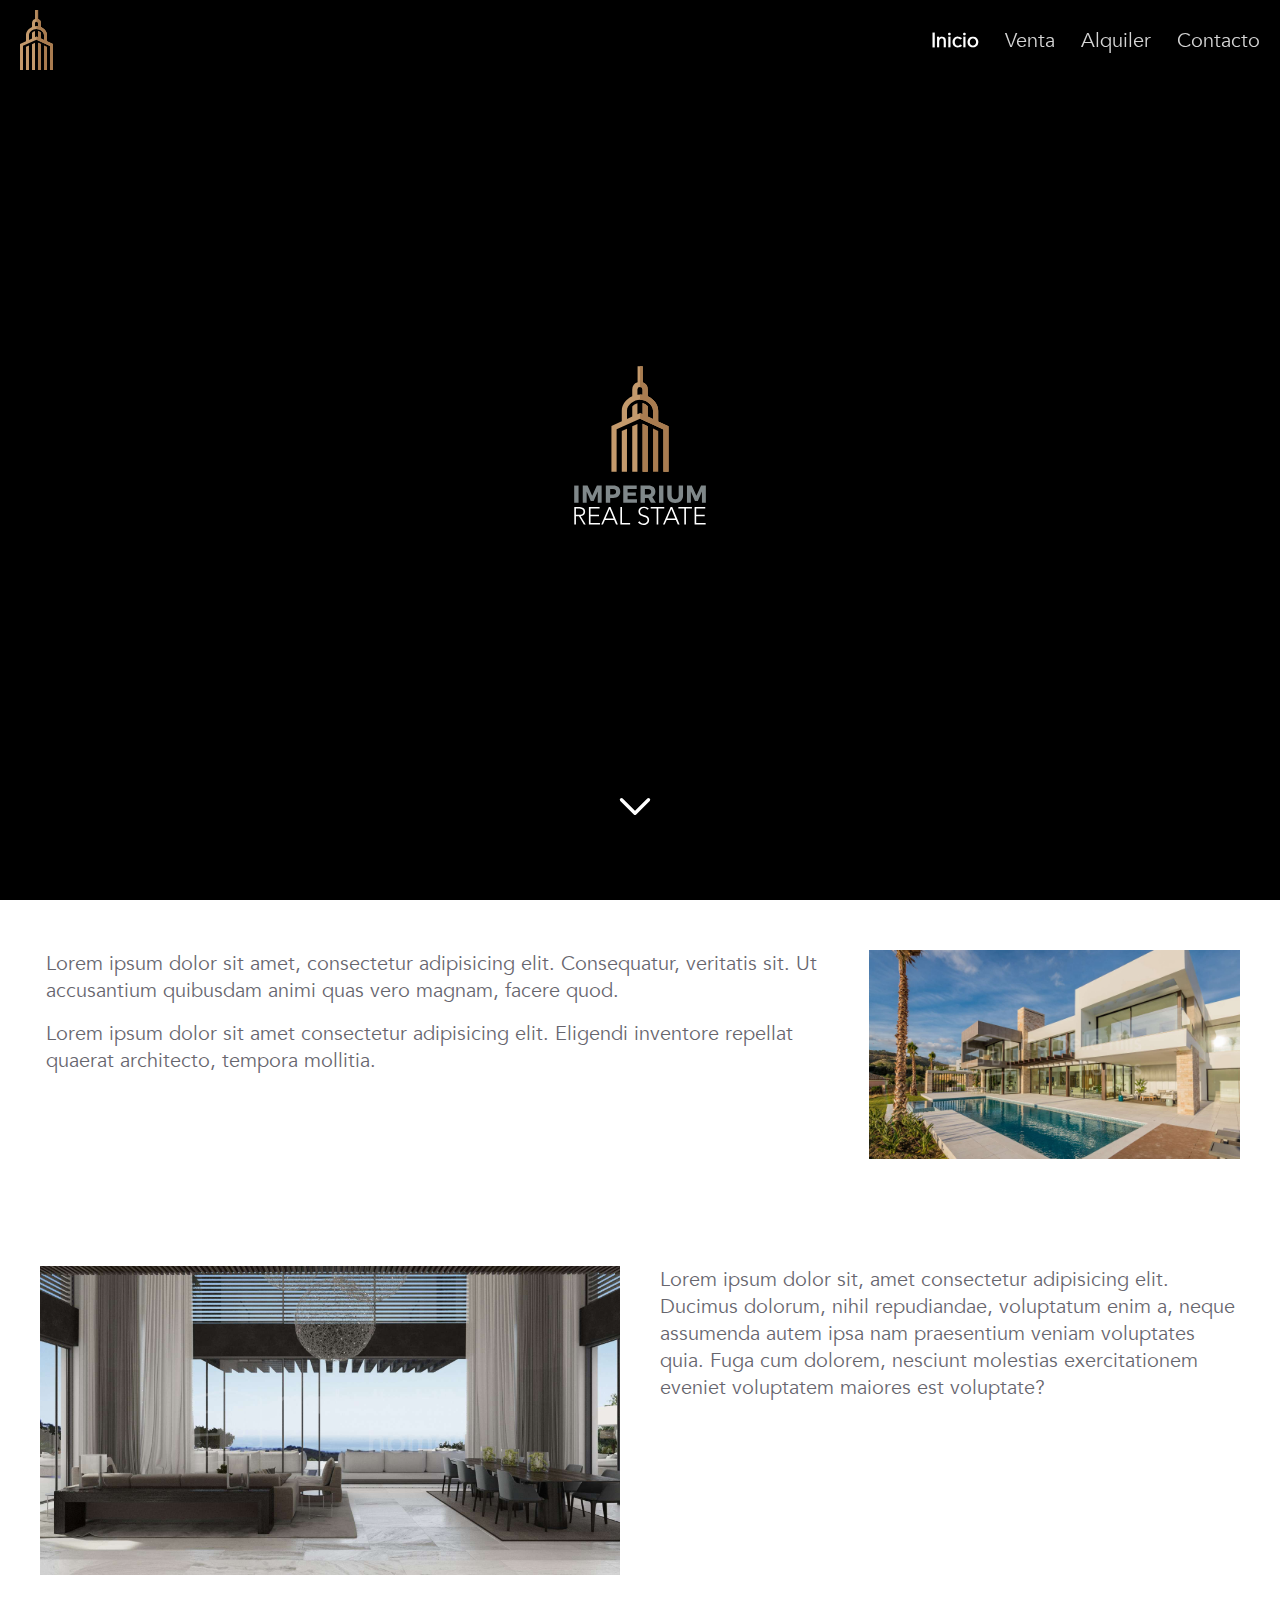
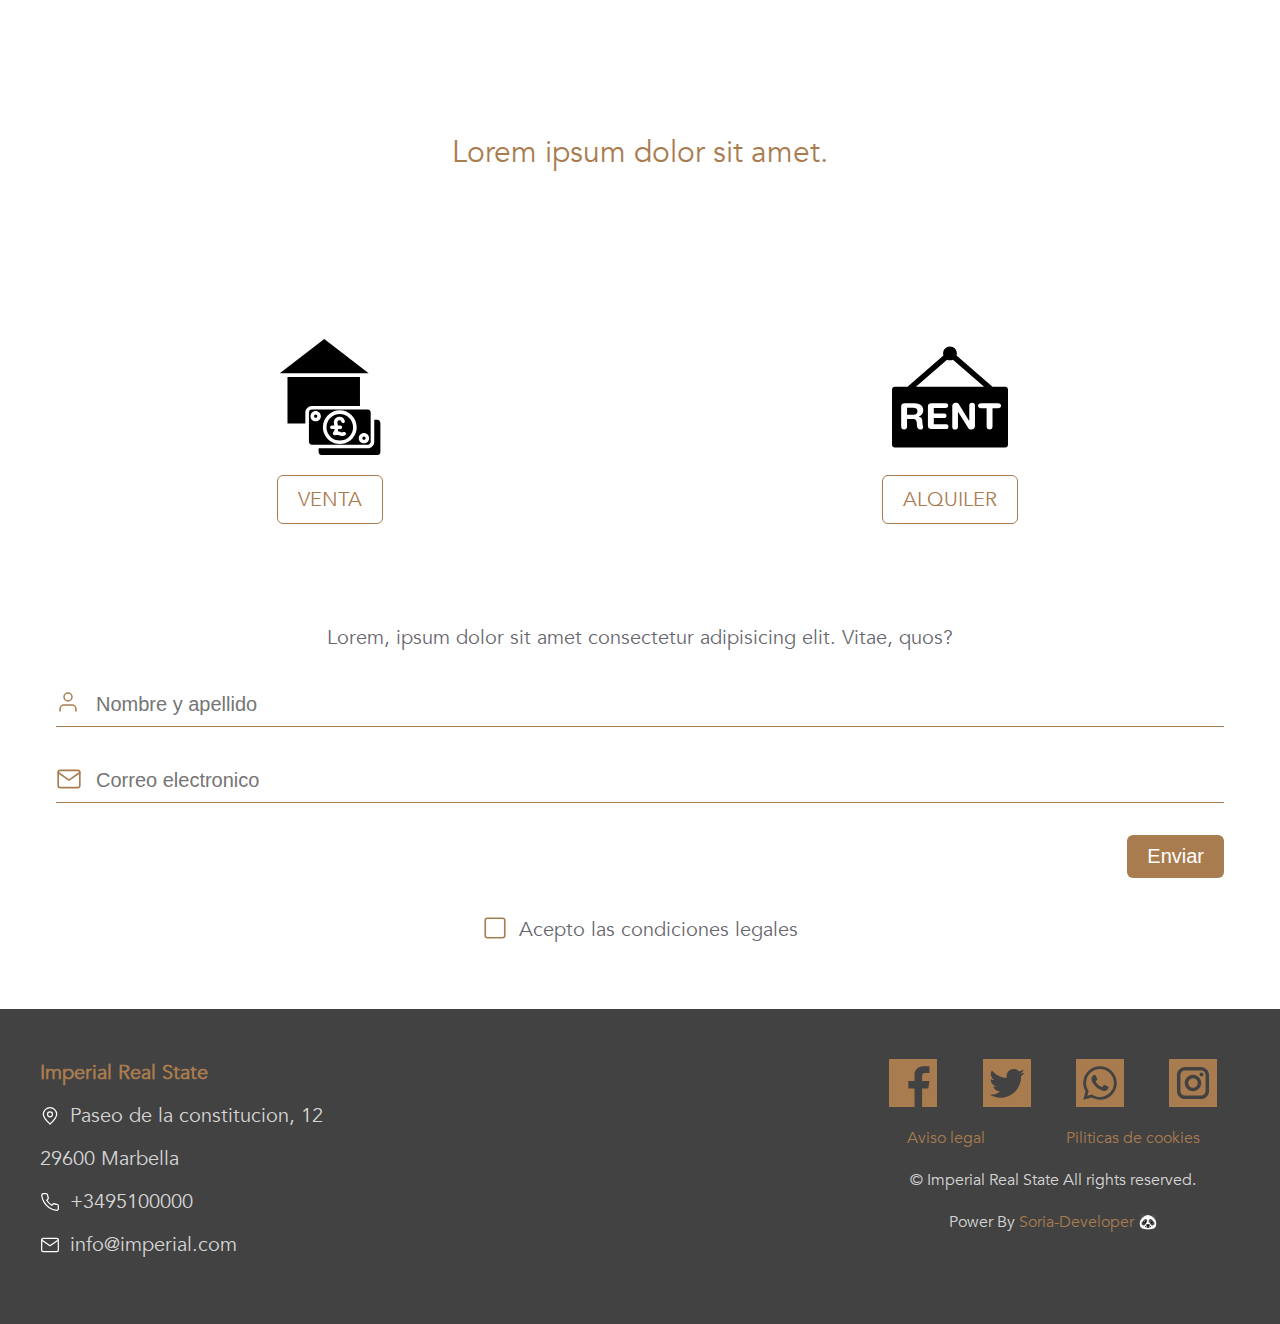
<file: index.html>
<!DOCTYPE html>
<html lang="es">
<head>
    <meta charset="UTF-8">
    <meta http-equiv="X-UA-Compatible" content="IE=edge">
    <meta name="viewport" content="width=device-width, initial-scale=1.0">
    <title>Inicio</title>
    <link rel="stylesheet" href="css/styles.css">
    <script src="js/jquery-3.4.1.min.js"></script>
    <script src="js/main.js"></script>
</head>
<body>
    <header class="transparente">
        <img src="img/logo.svg" alt="Logo Imperial Real State">
        <nav>
            <a href="#" class="activo">Inicio</a>
            <a href="ventas.html">Venta</a>
            <a href="#">Alquiler</a>
            <a href="contacto.html">Contacto</a>
        </nav>
    </header>
    <div class="hero">
        <div></div>
        <div></div>
        <div></div>
        <div class="hero-logo">
            <img src="img/logo-frame.svg" alt="Logo Imperial real state">
        </div>
        <a href="#pr" class="hero-down">
            <img src="img/down.svg" alt="Flecha abajo">
        </a>
    </div>

    <!-- Menu hamburguesa-->
    <div id="burger">
        <div class="barra superior"></div>
        <div class="barra media"></div>
        <div class="barra inferior"></div>
    </div>
    <div class="menu">
        <nav>
            <a href="#">Inicio</a>
            <hr>
            <a href="ventas.html">Venta</a>
            <hr>
            <a href="#">Alquiler</a>
            <hr>
            <a href="contacto.html">Contacto</a>
        </nav>
        <p class="copy">&copy; Soria-Dev</p>
    </div>
    <!-- Fin menu hamburguesa -->

    <div class="fila  primera">
        <span id="pr">&nbsp;</span>
        <div class="col-66">
            <p>Lorem ipsum dolor sit amet, consectetur adipisicing elit. Consequatur, veritatis sit. Ut accusantium quibusdam animi quas vero magnam, facere quod.</p>
            <p>Lorem ipsum dolor sit amet consectetur adipisicing elit. Eligendi inventore repellat quaerat architecto, tempora mollitia.</p>
        </div>
        <div class="col-33">
            <img src="img/thumb4.jpg" alt="Imagen casa">
        </div>
    </div>
    <div class="fila">
        <div class="col-50">
            <img src="img/thumb5.jpg" alt="">
        </div>
        <div class="col-50">
            <p>Lorem ipsum dolor sit, amet consectetur adipisicing elit. Ducimus dolorum, nihil repudiandae, voluptatum enim a, neque assumenda autem ipsa nam praesentium veniam voluptates quia. Fuga cum dolorem, nesciunt molestias exercitationem eveniet voluptatem maiores est voluptate?</p>
        </div>
    </div>
    <div class="fila parallax">
        <div class="col-100">
            <p>Lorem ipsum dolor sit amet.</p>
        </div>
    </div>
    <div class="fila">
        <div class="col-50 caja-nav flex-colum-center">
            <img src="img/comprar.svg" alt="">
            <a href="ventas.html">VENTA</a>
        </div>
        <div class="col-50 caja-nav flex-colum-center">
            <img src="img/alquilar.svg" alt="">
            <a href="#">ALQUILER</a>
        </div>
    </div>
    <div class="fila">
        <div class="col-100 flex-colum-center">
            <p>Lorem, ipsum dolor sit amet consectetur adipisicing elit. Vitae, quos?</p>
            <form class="contacto">
                <div class="fila">
                    <input  class="usuario" type="text" placeholder="Nombre y apellido">
                </div>
                <div class="fila">
                    <input  class="email" type="email" placeholder="Correo electronico">
                </div>
                <div class="fila flex-end">
                    <button type="submit">Enviar</button>
                </div>
                <div class="fila flex-center">
                    <input type="checkbox" id="condiciones">
                    <label for="condiciones">
                        Acepto las condiciones legales
                    </label>
                </div>
            </form>
        </div>
    </div>
    <footer class="fila">
        <div class="col-33">
            <p>Imperial Real State</p>
            <p class="flex-start">
                <img class="m-r-small" src="img/map.svg" alt="Icono de mapa">
                Paseo de la constitucion, 12
            </p>
            <p>29600 Marbella</p>
            <p class="flex-start">
                <img class="m-r-small" src="img/phone.svg" alt="Icono de telefono">
                +3495100000
            </p>
            <p class="flex-start">
                <img class="m-r-small" src="img/mail.svg" alt="Icono de email">
                info@imperial.com
            </p>
        </div>
        <div class="col-33">
            <iframe src="https://www.google.com/maps/embed?pb=!1m18!1m12!1m3!1d3206.9397200982094!2d-4.891332584864187!3d36.50731718001!2m3!1f0!2f0!3f0!3m2!1i1024!2i768!4f13.1!3m3!1m2!1s0xd7327ff250e1313%3A0xd164038c14ef5def!2sAv.%20Duque%20de%20Ahumada%2C%2011%2C%2029602%20Marbella%2C%20M%C3%A1laga%2C%20Espa%C3%B1a!5e0!3m2!1ses!2sar!4v1640738185633!5m2!1ses!2sar" width="100%" height="100%" style="border:0;" allowfullscreen="" loading="lazy"></iframe>
        </div>
        <div class="col-33">
            <div class="flex-around">
                <img class="rrss" src="img/facebook.svg" alt="Icono de Facebook">
                <img class="rrss" src="img/twitter.svg" alt="Icono de Twitter">
                <img class="rrss" src="img/whatsapp.svg" alt="Icono de Whatsapp">
                <img class="rrss" src="img/instagram.svg" alt="Icono de Instagram">
            </div>
            <div class="flex-around m-t">
                <a href="contacto.html#legal">Aviso legal</a>
                <a href="contacto.html#cookies">Piliticas de cookies</a>
            </div>
            <p class="copy m-t">&copy; Imperial Real State All rights reserved.</p>
            <div class="copy m-t">Power By <a href="https://www.facebook.com/SoriaDev" target="_blank">Soria-Developer 🐼</a></div>
        </div>
    </footer>
</body>
</html>
</file>
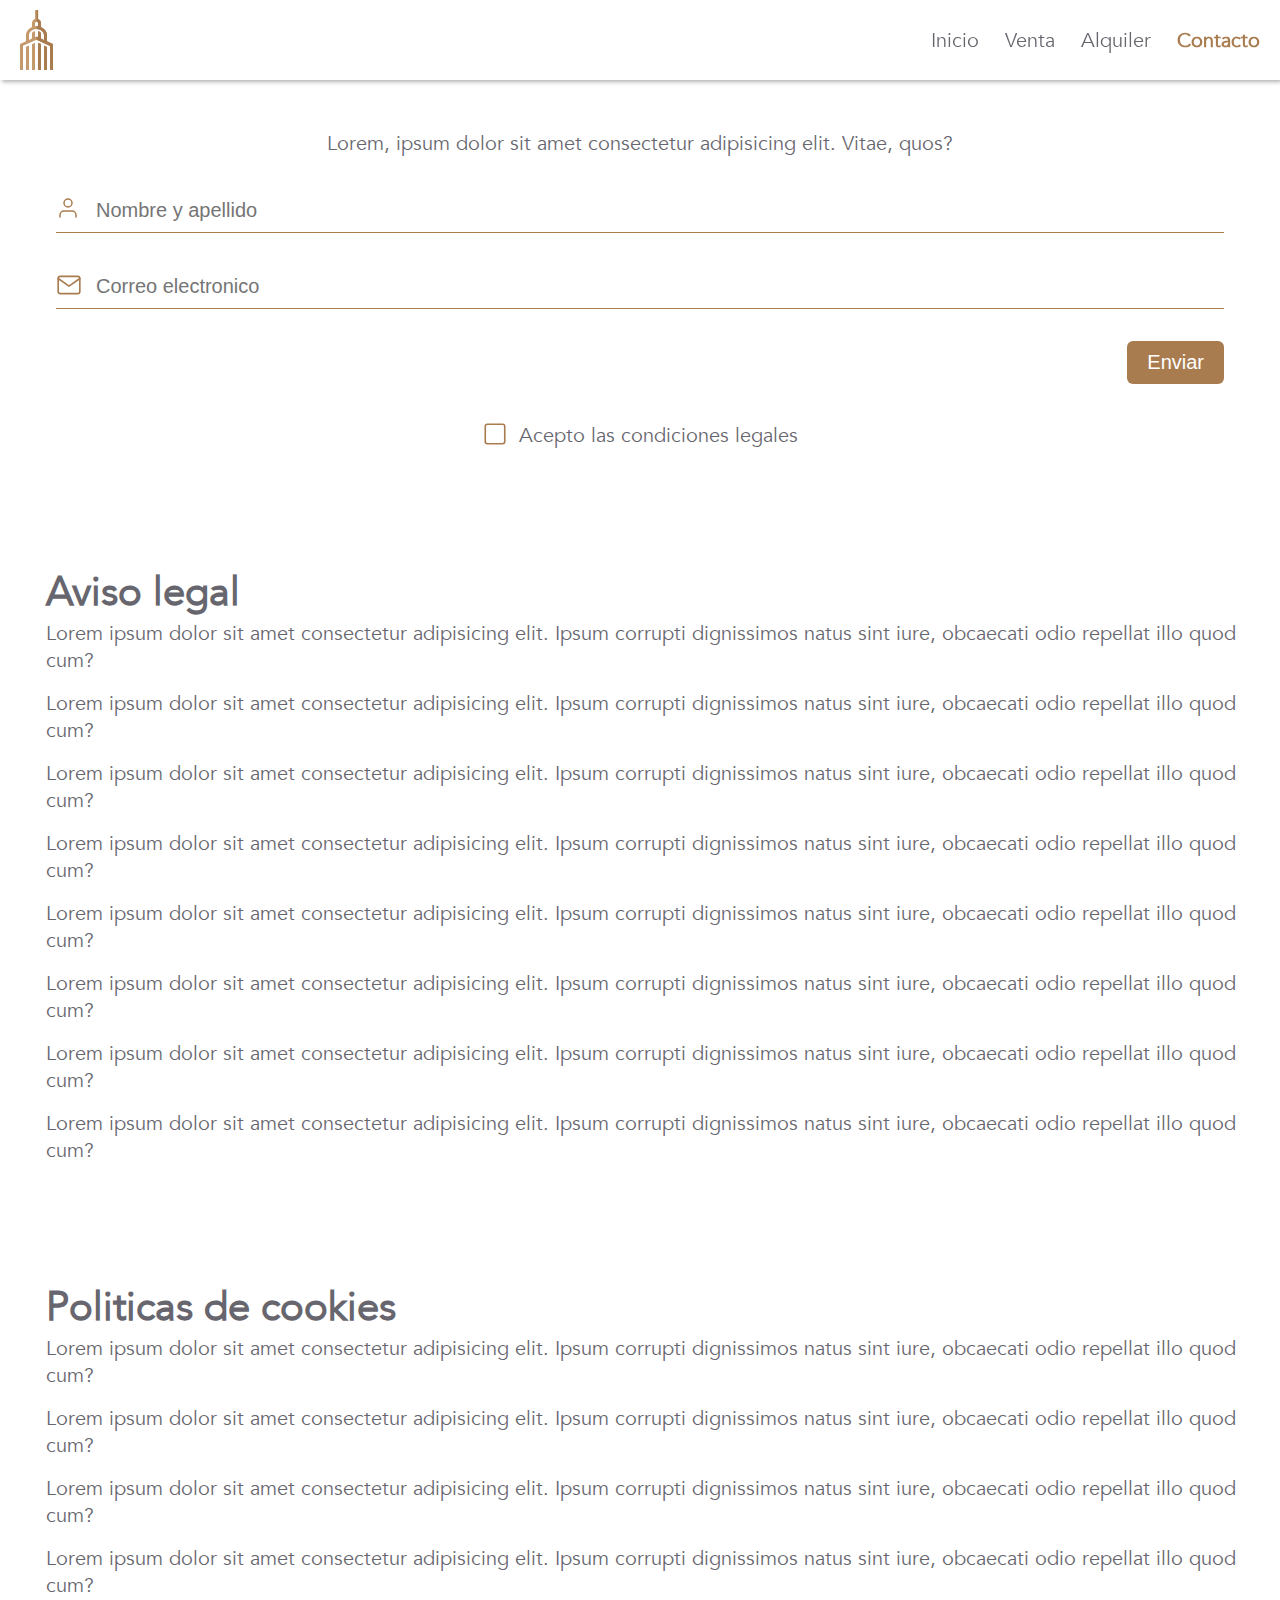
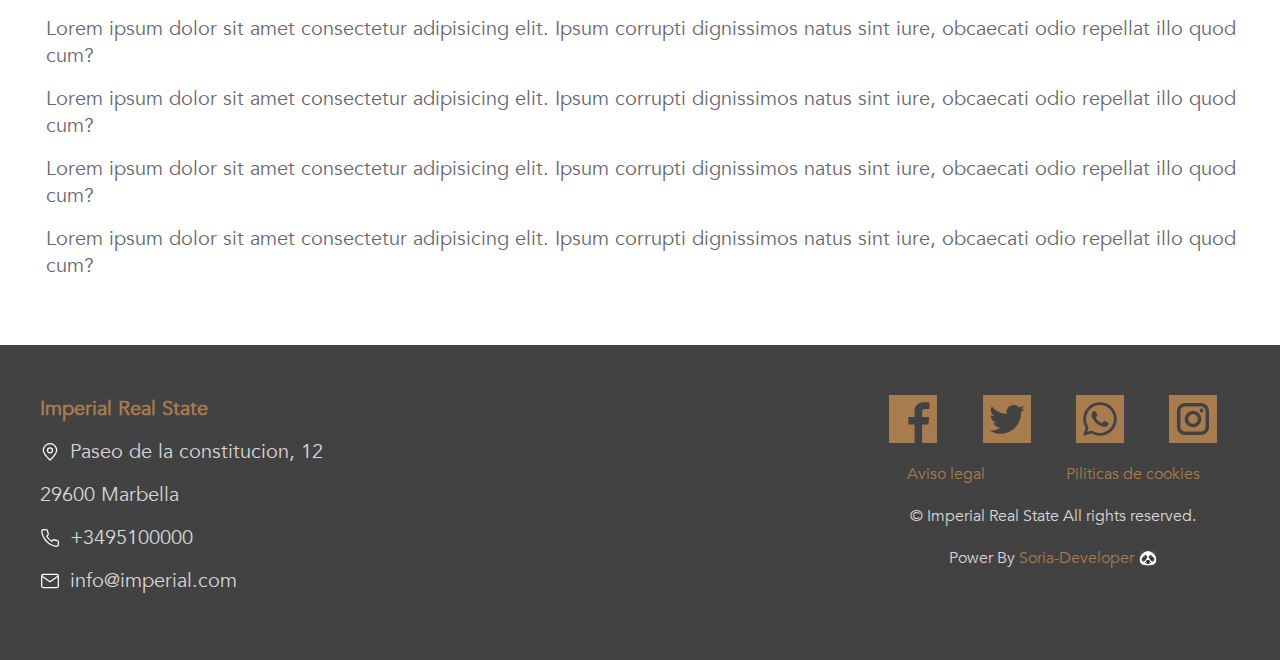
<file: contacto.html>
<!DOCTYPE html>
<html lang="es">
<head>
    <meta charset="UTF-8">
    <meta http-equiv="X-UA-Compatible" content="IE=edge">
    <meta name="viewport" content="width=device-width, initial-scale=1.0">
    <title>Inicio</title>
    <link rel="stylesheet" href="css/styles.css">
    <script src="js/jquery-3.4.1.min.js"></script>
    <script src="js/main.js"></script>
</head>
<body>
    <header>
        <img src="img/logo.svg" alt="Logo Imperial Real State">
        <nav>
            <a href="index.html">Inicio</a>
            <a href="ventas.html">Venta</a>
            <a href="#">Alquiler</a>
            <a href="#" class="activo">Contacto</a>
        </nav>
    </header>
   

    <!-- Menu hamburguesa-->
    <div id="burger">
        <div class="barra superior"></div>
        <div class="barra media"></div>
        <div class="barra inferior"></div>
    </div>
    <div class="menu">
        <nav>
            <a href="index.html">Inicio</a>
            <hr>
            <a href="ventas.html">Ventas</a>
            <hr>
            <a href="#">Alquiler</a>
            <hr>
            <a href="#">Contacto</a>
        </nav>
        <p class="copy">&copy; Soria-Dev</p>
    </div>
    <!-- Fin menu hamburguesa -->
    
    <div class="fila contacto">
        <div class="col-100 flex-colum-center">
            <p>Lorem, ipsum dolor sit amet consectetur adipisicing elit. Vitae, quos?</p>
            <form class="contacto">
                <div class="fila">
                    <input  class="usuario" type="text" placeholder="Nombre y apellido">
                </div>
                <div class="fila">
                    <input  class="email" type="email" placeholder="Correo electronico">
                </div>
                <div class="fila flex-end">
                    <button type="submit">Enviar</button>
                </div>
                <div class="fila flex-center">
                    <input type="checkbox" id="condiciones">
                    <label for="condiciones">
                        Acepto las condiciones legales
                    </label>
                </div>
            </form>
        </div>
    </div>

    <div class="fila">
        <span id="legal" >&nbsp</span>
        <div class="col-100">
            <h1>Aviso legal</h1>
            <p>Lorem ipsum dolor sit amet consectetur adipisicing elit. Ipsum corrupti dignissimos natus sint iure, obcaecati odio repellat illo quod cum?</p>
            <p>Lorem ipsum dolor sit amet consectetur adipisicing elit. Ipsum corrupti dignissimos natus sint iure, obcaecati odio repellat illo quod cum?</p>
            <p>Lorem ipsum dolor sit amet consectetur adipisicing elit. Ipsum corrupti dignissimos natus sint iure, obcaecati odio repellat illo quod cum?</p>
            <p>Lorem ipsum dolor sit amet consectetur adipisicing elit. Ipsum corrupti dignissimos natus sint iure, obcaecati odio repellat illo quod cum?</p>
            <p>Lorem ipsum dolor sit amet consectetur adipisicing elit. Ipsum corrupti dignissimos natus sint iure, obcaecati odio repellat illo quod cum?</p>
            <p>Lorem ipsum dolor sit amet consectetur adipisicing elit. Ipsum corrupti dignissimos natus sint iure, obcaecati odio repellat illo quod cum?</p>
            <p>Lorem ipsum dolor sit amet consectetur adipisicing elit. Ipsum corrupti dignissimos natus sint iure, obcaecati odio repellat illo quod cum?</p>
            <p>Lorem ipsum dolor sit amet consectetur adipisicing elit. Ipsum corrupti dignissimos natus sint iure, obcaecati odio repellat illo quod cum?</p>
        </div>
    </div>
    <div class="fila">
        <span id="cookies" >&nbsp</span>
        <div class="col-100">
            <h1>Politicas de cookies</h1>
            <p>Lorem ipsum dolor sit amet consectetur adipisicing elit. Ipsum corrupti dignissimos natus sint iure, obcaecati odio repellat illo quod cum?</p>
            <p>Lorem ipsum dolor sit amet consectetur adipisicing elit. Ipsum corrupti dignissimos natus sint iure, obcaecati odio repellat illo quod cum?</p>
            <p>Lorem ipsum dolor sit amet consectetur adipisicing elit. Ipsum corrupti dignissimos natus sint iure, obcaecati odio repellat illo quod cum?</p>
            <p>Lorem ipsum dolor sit amet consectetur adipisicing elit. Ipsum corrupti dignissimos natus sint iure, obcaecati odio repellat illo quod cum?</p>
            <p>Lorem ipsum dolor sit amet consectetur adipisicing elit. Ipsum corrupti dignissimos natus sint iure, obcaecati odio repellat illo quod cum?</p>
            <p>Lorem ipsum dolor sit amet consectetur adipisicing elit. Ipsum corrupti dignissimos natus sint iure, obcaecati odio repellat illo quod cum?</p>
            <p>Lorem ipsum dolor sit amet consectetur adipisicing elit. Ipsum corrupti dignissimos natus sint iure, obcaecati odio repellat illo quod cum?</p>
            <p>Lorem ipsum dolor sit amet consectetur adipisicing elit. Ipsum corrupti dignissimos natus sint iure, obcaecati odio repellat illo quod cum?</p>
        </div>
    </div>
    
    <footer class="fila">
        <div class="col-33">
            <p>Imperial Real State</p>
            <p class="flex-start">
                <img class="m-r-small" src="img/map.svg" alt="Icono de mapa">
                Paseo de la constitucion, 12
            </p>
            <p>29600 Marbella</p>
            <p class="flex-start">
                <img class="m-r-small" src="img/phone.svg" alt="Icono de telefono">
                +3495100000
            </p>
            <p class="flex-start">
                <img class="m-r-small" src="img/mail.svg" alt="Icono de email">
                info@imperial.com
            </p>
        </div>
        <div class="col-33">
            <iframe src="https://www.google.com/maps/embed?pb=!1m18!1m12!1m3!1d3206.9397200982094!2d-4.891332584864187!3d36.50731718001!2m3!1f0!2f0!3f0!3m2!1i1024!2i768!4f13.1!3m3!1m2!1s0xd7327ff250e1313%3A0xd164038c14ef5def!2sAv.%20Duque%20de%20Ahumada%2C%2011%2C%2029602%20Marbella%2C%20M%C3%A1laga%2C%20Espa%C3%B1a!5e0!3m2!1ses!2sar!4v1640738185633!5m2!1ses!2sar" width="100%" height="100%" style="border:0;" allowfullscreen="" loading="lazy"></iframe>
        </div>
        <div class="col-33">
            <div class="flex-around">
                <img class="rrss" src="img/facebook.svg" alt="Icono de Facebook">
                <img class="rrss" src="img/twitter.svg" alt="Icono de Twitter">
                <img class="rrss" src="img/whatsapp.svg" alt="Icono de Whatsapp">
                <img class="rrss" src="img/instagram.svg" alt="Icono de Instagram">
            </div>
            <div class="flex-around m-t">
                <a href="#legal">Aviso legal</a>
                <a href="#cookies">Piliticas de cookies</a>
            </div>
            <p class="copy m-t">&copy; Imperial Real State All rights reserved.</p>
            <div class="copy m-t">Power By <a href="https://www.facebook.com/SoriaDev" target="_blank">Soria-Developer 🐼</a></div>
        </div>
    </footer>
</body>
</html>
</file>
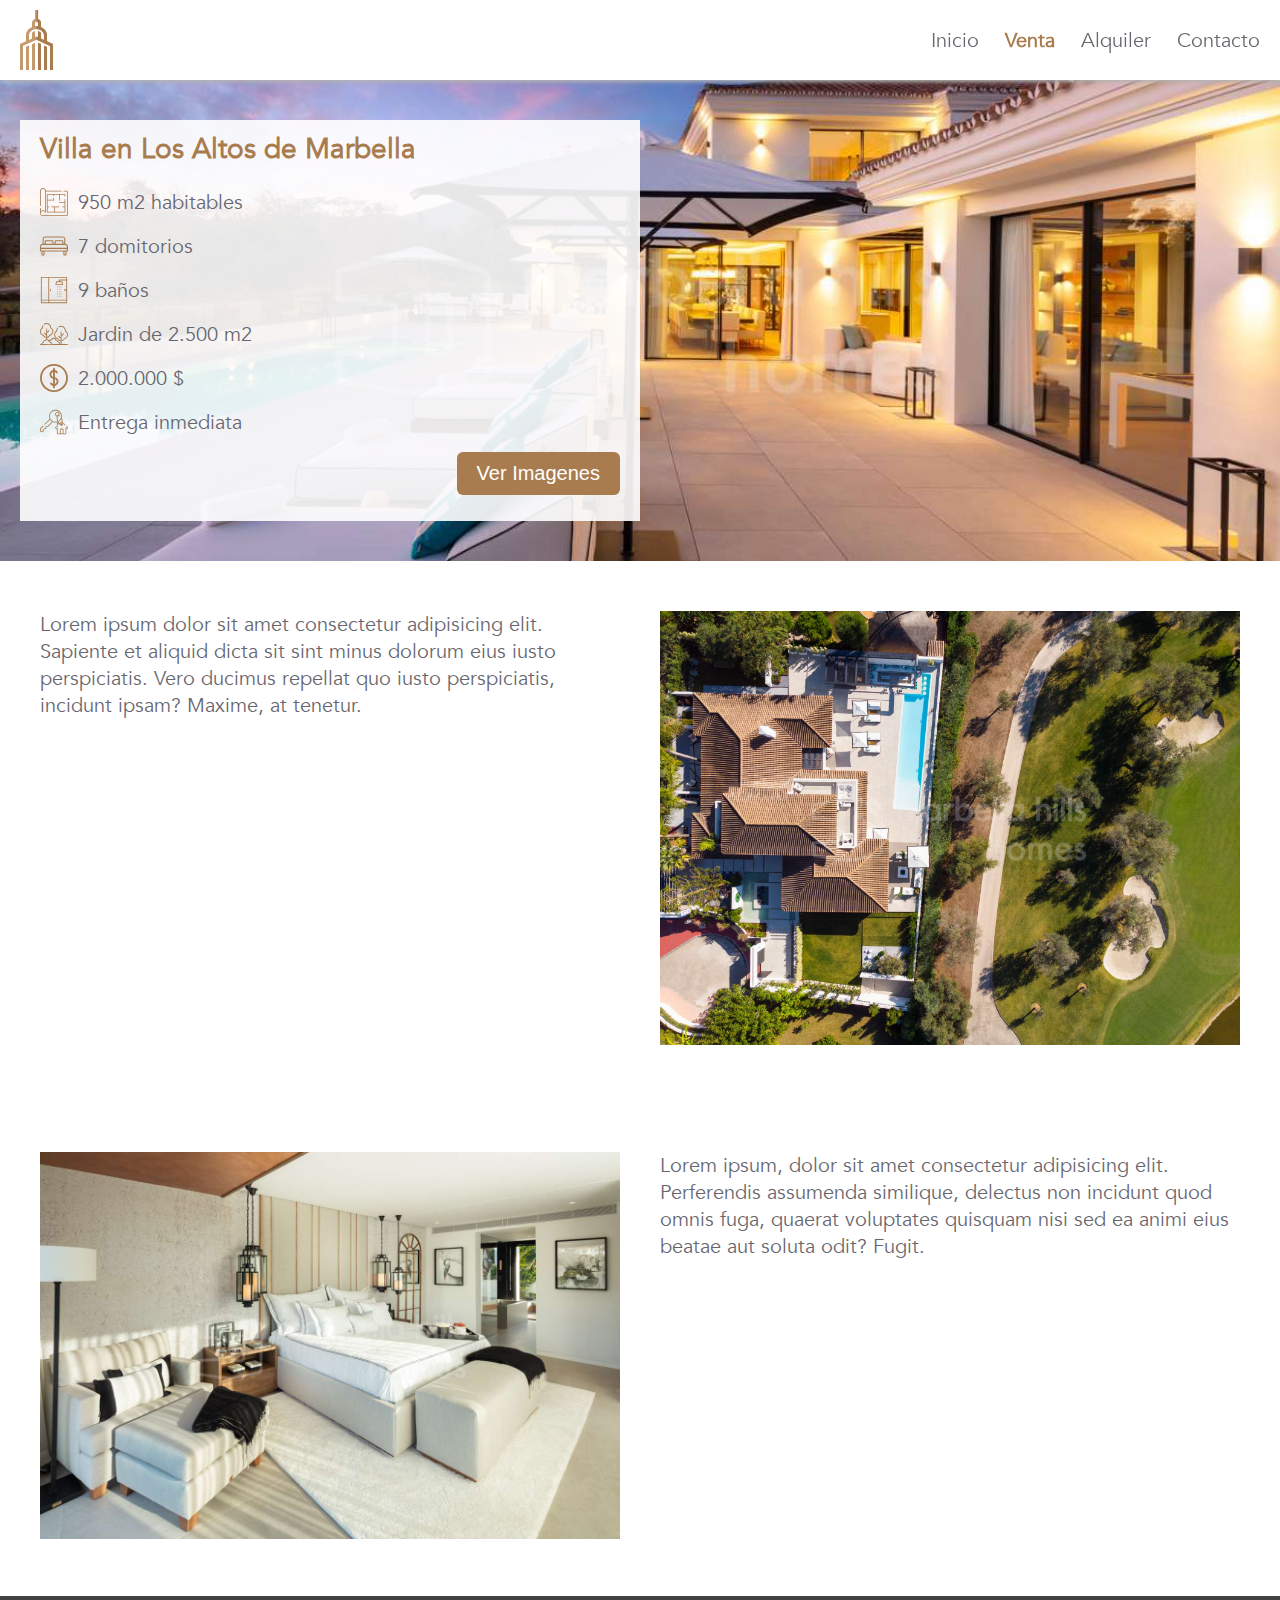
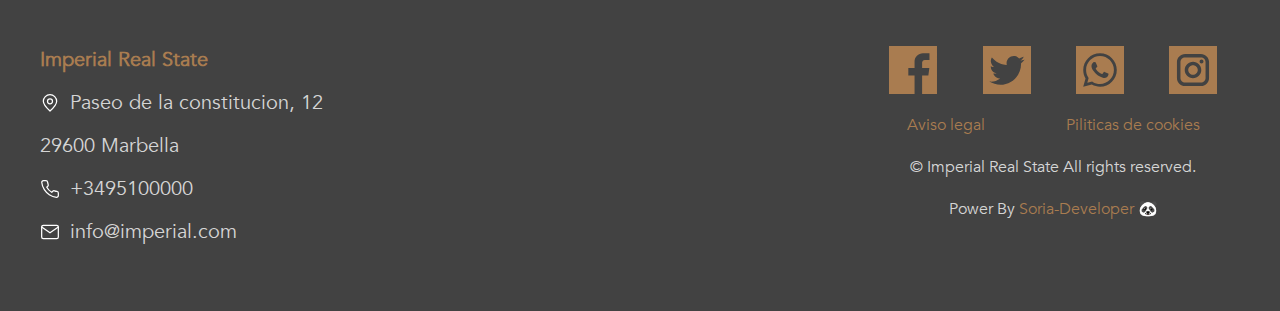
<file: propiedad1.html>
<!DOCTYPE html>
<html lang="es">
<head>
    <meta charset="UTF-8">
    <meta http-equiv="X-UA-Compatible" content="IE=edge">
    <meta name="viewport" content="width=device-width, initial-scale=1.0">
    <title>Inicio</title>
    <link rel="stylesheet" href="css/styles.css">
    <script src="js/jquery-3.4.1.min.js"></script>
    <script src="js/main.js"></script>
</head>
<body>
    <header>
        <img src="img/logo.svg" alt="Logo Imperial Real State">
        <nav>
            <a href="index.html">Inicio</a>
            <a href="#" class="activo">Venta</a>
            <a href="#">Alquiler</a>
            <a href="contacto.html">Contacto</a>
        </nav>
    </header>
   

    <!-- Menu hamburguesa-->
    <div id="burger">
        <div class="barra superior"></div>
        <div class="barra media"></div>
        <div class="barra inferior"></div>
    </div>
    <div class="menu">
        <nav>
            <a href="index.html">Inicio</a>
            <hr>
            <a href="#">Ventas</a>
            <hr>
            <a href="#">Alquiler</a>
            <hr>
            <a href="contacto.html">Contacto</a>
        </nav>
        <p class="copy">&copy; Soria-Dev</p>
    </div>
    <!-- Fin menu hamburguesa -->
    
    <div class="fila propiedad">
        <div class="col-50">
            <h1 class="m-b">Villa en Los Altos de Marbella</h1>
            <p class="flex-start">
                <img class="m-r-small" src="img/blueprint.svg" alt="Icono dormitorio">
                950 m2 habitables
            </p>
            <p class="flex-start">
                <img class="m-r-small" src="img/bed.svg" alt="Icono n° de dormitorios">
                7 domitorios
            </p>
            <p class="flex-start">
                <img class="m-r-small" src="img/bath.svg" alt="Icono n° de baños">
                9 baños
            </p>
            <p class="flex-start">
                <img class="m-r-small" src="img/tree.svg" alt="Icono de jardin">
                Jardin de 2.500 m2
            </p>
            <p class="flex-start">
                <img class="m-r-small" src="img/money.svg" alt="Icono de moneda">
                2.000.000 $
            </p>
            <p class="flex-start">
                <img class="m-r-small" src="img/contract.svg" alt="Icono de contrato">
                Entrega inmediata
            </p>
            <p class="flex-end">
                <button onclick="openModal()">Ver Imagenes</button>
            </p>
        </div>
        <div class="col-50"></div>
    </div>

    <div class="fila">
        <div class="col-50">
            <p>Lorem ipsum dolor sit amet consectetur adipisicing elit. Sapiente et aliquid dicta sit sint minus dolorum eius iusto perspiciatis. Vero ducimus repellat quo iusto perspiciatis, incidunt ipsam? Maxime, at tenetur.</p>
        </div>
        <div class="col-50">
            <img src="img/property2.jpg" alt="Imagen de vivienda">
        </div>
    </div>
    <div class="fila">
        <div class="col-50">
            <img src="img/property3.jpg" alt="Imagen de vivienda">
        </div>
        <div class="col-50">
            <p>Lorem ipsum, dolor sit amet consectetur adipisicing elit. Perferendis assumenda similique, delectus non incidunt quod omnis fuga, quaerat voluptates quisquam nisi sed ea animi eius beatae aut soluta odit? Fugit.</p>
        </div>
    </div>
    
    <footer class="fila">
        <div class="col-33">
            <p>Imperial Real State</p>
            <p class="flex-start">
                <img class="m-r-small" src="img/map.svg" alt="Icono de mapa">
                Paseo de la constitucion, 12
            </p>
            <p>29600 Marbella</p>
            <p class="flex-start">
                <img class="m-r-small" src="img/phone.svg" alt="Icono de telefono">
                +3495100000
            </p>
            <p class="flex-start">
                <img class="m-r-small" src="img/mail.svg" alt="Icono de email">
                info@imperial.com
            </p>
        </div>
        <div class="col-33">
            <iframe src="https://www.google.com/maps/embed?pb=!1m18!1m12!1m3!1d3206.9397200982094!2d-4.891332584864187!3d36.50731718001!2m3!1f0!2f0!3f0!3m2!1i1024!2i768!4f13.1!3m3!1m2!1s0xd7327ff250e1313%3A0xd164038c14ef5def!2sAv.%20Duque%20de%20Ahumada%2C%2011%2C%2029602%20Marbella%2C%20M%C3%A1laga%2C%20Espa%C3%B1a!5e0!3m2!1ses!2sar!4v1640738185633!5m2!1ses!2sar" width="100%" height="100%" style="border:0;" allowfullscreen="" loading="lazy"></iframe>
        </div>
        <div class="col-33">
            <div class="flex-around">
                <img class="rrss" src="img/facebook.svg" alt="Icono de Facebook">
                <img class="rrss" src="img/twitter.svg" alt="Icono de Twitter">
                <img class="rrss" src="img/whatsapp.svg" alt="Icono de Whatsapp">
                <img class="rrss" src="img/instagram.svg" alt="Icono de Instagram">
            </div>
            <div class="flex-around m-t">
                <a href="contacto.html#legal">Aviso legal</a>
                <a href="contacto.html#cookies">Piliticas de cookies</a>
            </div>
            <p class="copy m-t">&copy; Imperial Real State All rights reserved.</p>
            <div class="copy m-t">Power By <a href="https://www.facebook.com/SoriaDev" target="_blank">Soria-Developer 🐼</a></div>
        </div>
    </footer>

    <div class="overlay"></div>
    <div class="carousel">
        <div class="slide">
            <img src="img/thumb2.jpg" alt="">
        </div>
        <div class="slide">
            <img src="img/thumb3.jpg" alt="">
        </div>
        <div class="slide">
            <img src="img/thumb4.jpg" alt="">
        </div>
        <div class="slide">
            <img src="img/thumb5.jpg" alt="">
        </div>
        <div class="slide">
            <img src="img/thumb6.jpg" alt="">
        </div>
        <div class="slide">
            <img src="img/thumb8.jpg" alt="">
        </div>
        <div class="x-modal" onclick="closeModal()">
            <img src="img/x.svg" alt="">
        </div>
        <div class="right-arrow" onclick="nextSlide()">
            <img src="img/right.svg" alt="">
        </div>
        <div class="left-arrow" onclick="prevSlide()">
            <img src="img/left.svg" alt="">
        </div>
    </div>
    <script src="js/carousel.js"></script>

</body>
</html>
</file>
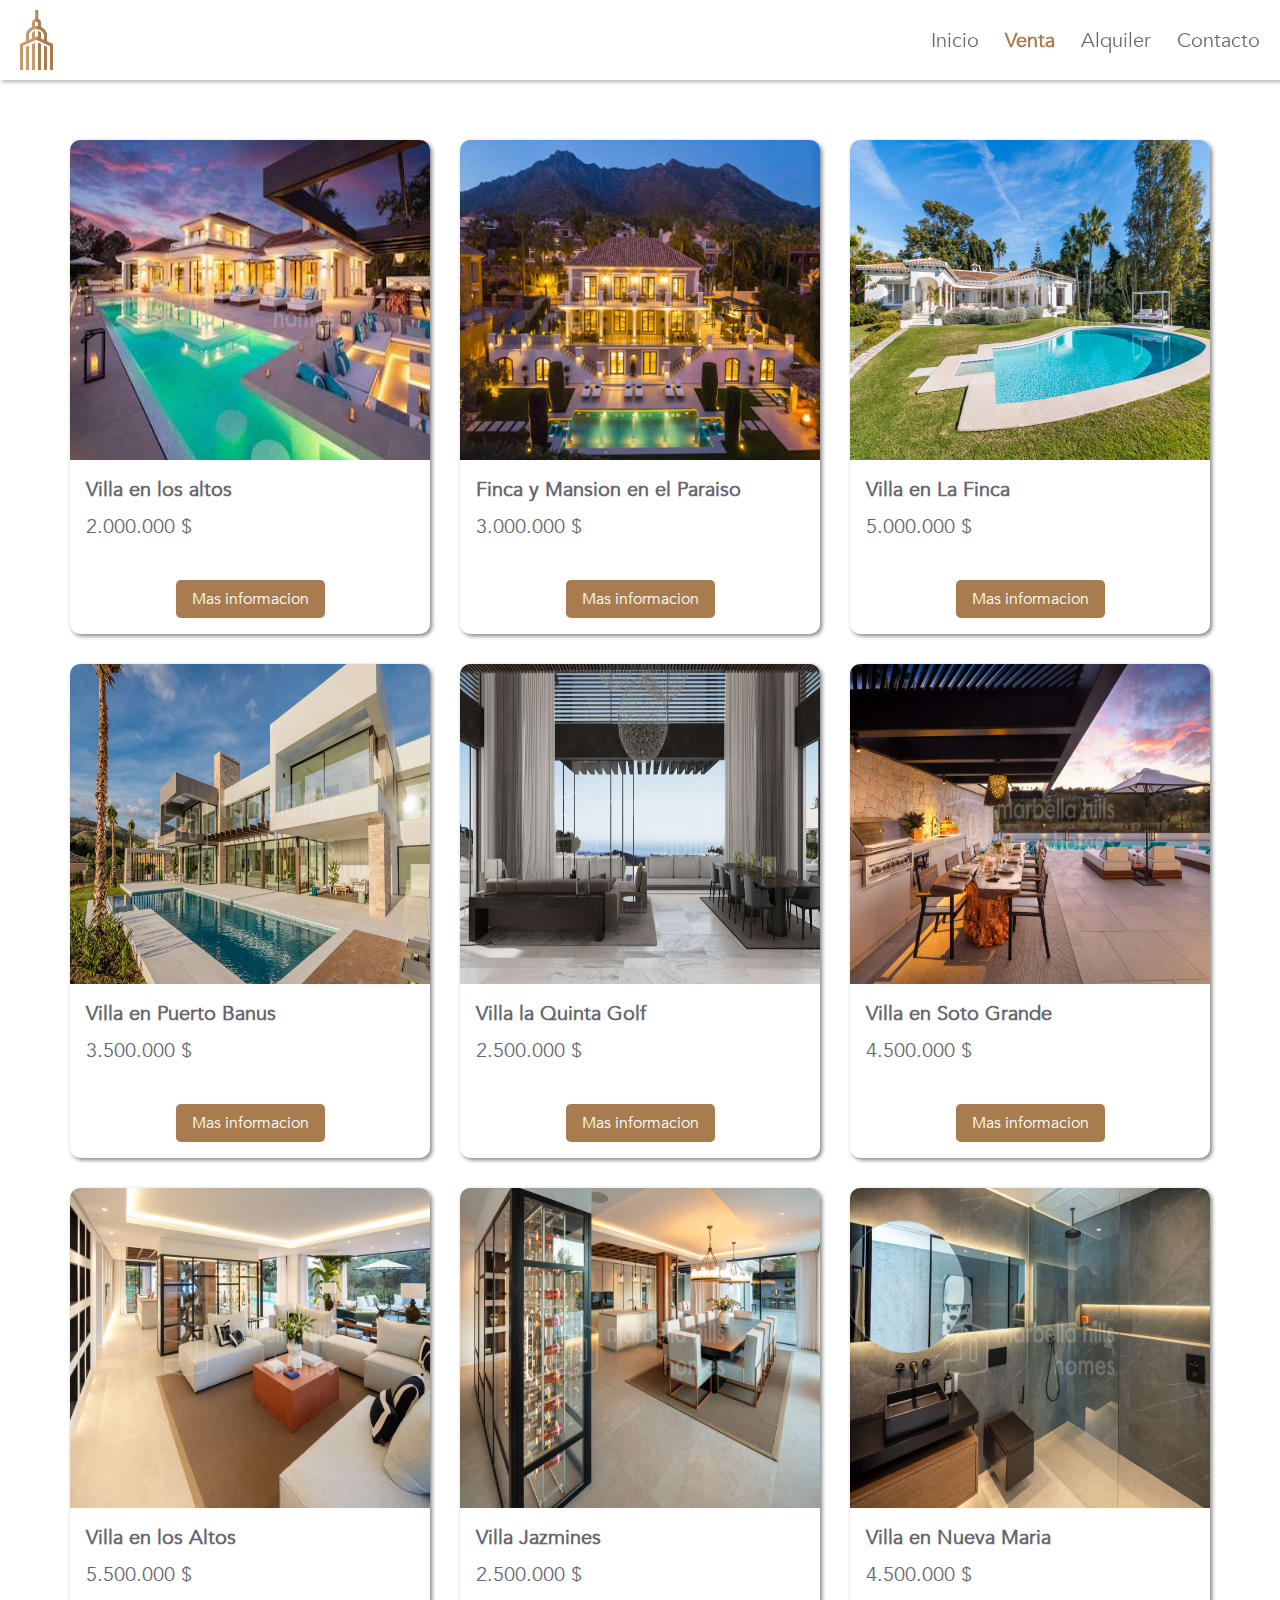
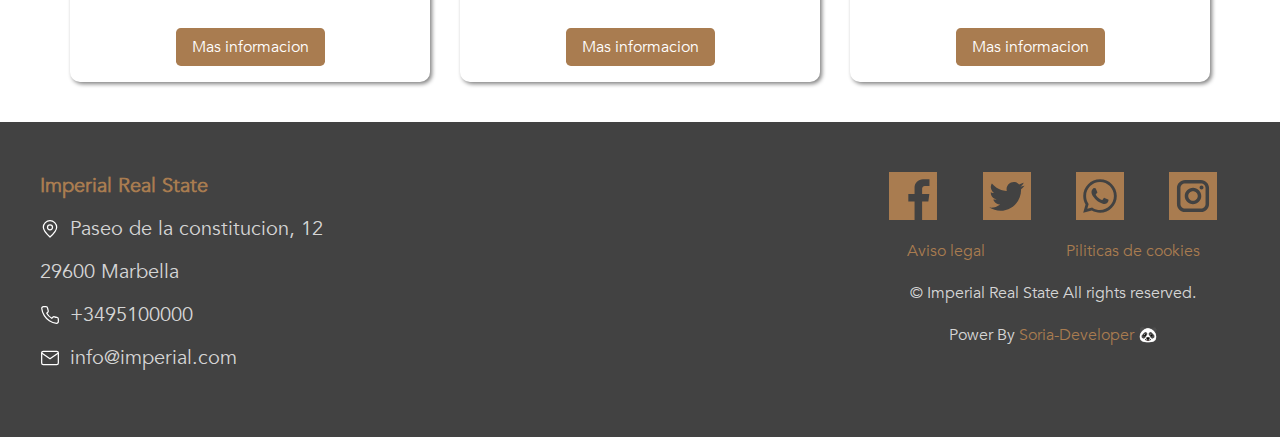
<file: ventas.html>
<!DOCTYPE html>
<html lang="es">
<head>
    <meta charset="UTF-8">
    <meta http-equiv="X-UA-Compatible" content="IE=edge">
    <meta name="viewport" content="width=device-width, initial-scale=1.0">
    <title>Inicio</title>
    <link rel="stylesheet" href="css/styles.css">
    <script src="js/jquery-3.4.1.min.js"></script>
    <script src="js/main.js"></script>
</head>
<body>
    <header>
        <img src="img/logo.svg" alt="Logo Imperial Real State">
        <nav>
            <a href="index.html">Inicio</a>
            <a href="#" class="activo">Venta</a>
            <a href="#">Alquiler</a>
            <a href="contacto.html">Contacto</a>
        </nav>
    </header>
   

    <!-- Menu hamburguesa-->
    <div id="burger">
        <div class="barra superior"></div>
        <div class="barra media"></div>
        <div class="barra inferior"></div>
    </div>
    <div class="menu">
        <nav>
            <a href="index.html">Inicio</a>
            <hr>
            <a href="#">Ventas</a>
            <hr>
            <a href="#">Alquiler</a>
            <hr>
            <a href="contacto.html">Contacto</a>
        </nav>
        <p class="copy">&copy; Soria-Dev</p>
    </div>
    <!-- Fin menu hamburguesa -->
    <div class="fila grid">
        <div class="card">
            <img src="img/thumb1.jpeg" alt="Imagen de casa">
            <div class="footer-card">
                <div>
                    <p>Villa en los altos</p>
                    <p>2.000.000 $</p>
                </div>
                <a href="propiedad1.html">Mas informacion</a>
            </div>
        </div>
        <div class="card">
            <img src="img/thumb2.jpg" alt="Imagen de casa">
            <div class="footer-card">
                <div>
                    <p>Finca y Mansion en el Paraiso</p>
                    <p>3.000.000 $</p>
                </div>
                <a href="#">Mas informacion</a>
            </div>
        </div>
        <div class="card">
            <img src="img/thumb3.jpg" alt="Imagen de casa">
            <div class="footer-card">
                <div>
                    <p>Villa en La Finca</p>
                    <p>5.000.000 $</p>
                </div>
                <a href="#">Mas informacion</a>
            </div>
        </div>
        <div class="card">
            <img src="img/thumb4.jpg" alt="Imagen de casa">
            <div class="footer-card">
                <div>
                    <p>Villa en Puerto Banus</p>
                    <p>3.500.000 $</p>
                </div>
                <a href="#">Mas informacion</a>
            </div>
        </div>
        <div class="card">
            <img src="img/thumb5.jpg" alt="Imagen de casa">
            <div class="footer-card">
                <div>
                    <p>Villa la Quinta Golf</p>
                    <p>2.500.000 $</p>
                </div>
                <a href="#">Mas informacion</a>
            </div>
        </div>
        <div class="card">
            <img src="img/thumb6.jpg" alt="Imagen de casa">
            <div class="footer-card">
                <div>
                    <p>Villa en Soto Grande</p>
                    <p>4.500.000 $</p>
                </div>
                <a href="#">Mas informacion</a>
            </div>
        </div>
        <div class="card">
            <img src="img/thumb8.jpg" alt="Imagen de casa">
            <div class="footer-card">
                <div>
                    <p>Villa en los Altos</p>
                    <p>5.500.000 $</p>
                </div>
                <a href="#">Mas informacion</a>
            </div>
        </div>
        <div class="card">
            <img src="img/thumb9.jpg" alt="Imagen de casa">
            <div class="footer-card">
                <div>
                    <p>Villa Jazmines</p>
                    <p>2.500.000 $</p>
                </div>
                <a href="#">Mas informacion</a>
            </div>
        </div>
        <div class="card">
            <img src="img/thumb10.jpg" alt="Imagen de casa">
            <div class="footer-card">
                <div>
                    <p>Villa en Nueva Maria</p>
                    <p>4.500.000 $</p>
                </div>
                <a href="#">Mas informacion</a>
            </div>
        </div>
    </div>
    
    <footer class="fila">
        <div class="col-33">
            <p>Imperial Real State</p>
            <p class="flex-start">
                <img class="m-r-small" src="img/map.svg" alt="Icono de mapa">
                Paseo de la constitucion, 12
            </p>
            <p>29600 Marbella</p>
            <p class="flex-start">
                <img class="m-r-small" src="img/phone.svg" alt="Icono de telefono">
                +3495100000
            </p>
            <p class="flex-start">
                <img class="m-r-small" src="img/mail.svg" alt="Icono de email">
                info@imperial.com
            </p>
        </div>
        <div class="col-33">
            <iframe src="https://www.google.com/maps/embed?pb=!1m18!1m12!1m3!1d3206.9397200982094!2d-4.891332584864187!3d36.50731718001!2m3!1f0!2f0!3f0!3m2!1i1024!2i768!4f13.1!3m3!1m2!1s0xd7327ff250e1313%3A0xd164038c14ef5def!2sAv.%20Duque%20de%20Ahumada%2C%2011%2C%2029602%20Marbella%2C%20M%C3%A1laga%2C%20Espa%C3%B1a!5e0!3m2!1ses!2sar!4v1640738185633!5m2!1ses!2sar" width="100%" height="100%" style="border:0;" allowfullscreen="" loading="lazy"></iframe>
        </div>
        <div class="col-33">
            <div class="flex-around">
                <img class="rrss" src="img/facebook.svg" alt="Icono de Facebook">
                <img class="rrss" src="img/twitter.svg" alt="Icono de Twitter">
                <img class="rrss" src="img/whatsapp.svg" alt="Icono de Whatsapp">
                <img class="rrss" src="img/instagram.svg" alt="Icono de Instagram">
            </div>
            <div class="flex-around m-t">
                <a href="contacto.html#aviso">Aviso legal</a>
                <a href="contacto.html#cookies">Piliticas de cookies</a>
            </div>
            <p class="copy m-t">&copy; Imperial Real State All rights reserved.</p>
            <div class="copy m-t">Power By <a href="https://www.facebook.com/SoriaDev" target="_blank">Soria-Developer 🐼</a></div>
        </div>
    </footer>
</body>
</html>
</file>
<file: css/styles.css>
/*Fuentes*/

@font-face {
    font-family: "Avenir";
    src: url('../fonts/Avenir-Book.ttf');
}

/*Reseteo*/

* {
    margin: 0;
    padding: 0;
    box-sizing: border-box;
}

a {
    text-decoration: none;
    cursor: pointer;
    color: inherit;
}

/* Generales */

html {
    font-size:20px;
}

@media (max-width: 440px){
    html {
        font-size:18px;
    }
}

body {
    font-family: "Avenir", sans-serif;
    color: #67666e;
}

img {
    max-width: 100%;
}

p {
    margin-bottom: 0.8rem;
}


/* Hero */
.hero {
    width: 100%;
    height: 100%;
    background-color: black;
    position: absolute;
    top: 0;
    left: 0;
    overflow: hidden;
}

@keyframes heroAnimation {
    0% {
        opacity: 0;
        animation-timing-function: ease-in;
    }
    12% {
        opacity: 1;
    }
    25%{
        transform: scale(1.2);
    }
    75%{
        opacity: 0;
        transform: scale(1.1);
    }
    100%{
        opacity: 0;
    }
}

.hero div {
    width: 100%;
    height: 100%;
    position: absolute;
    background-size: cover;
    background-position: center;
    background-repeat: none;
    top: 0;
    left: 0;
    opacity: 0;
    animation: heroAnimation 18s infinite;
}

.hero div:nth-child(1){
    background-image:  url('../img/front1.jpg');
}
.hero div:nth-child(2){
    background-image:  url('../img/front2.jpg');
    animation-delay: 6s;
}
.hero div:nth-child(3){
    background-image:  url('../img/front3.jpg');
    animation-delay: 8s
}

.hero .hero-logo {
    position: absolute;
    top: 50%;
    left: 50%;
    transform: translate(-50%, -50%);
    animation: none;
    opacity: 1;
    width: 30%;
    height: auto;
}

.hero .hero-down {
    position: absolute;
    top: 90%;
    left: 50%;
    transform: translate(-50%, -50%);
    animation: none;
    opacity: 1;
    width: 5%;
    height: auto;
}

@media (max-width: 720px) {
    .hero .hero-logo {
        width: 60%;
    }
    .hero .hero-down {
        width: 15%;
    }
}

@media (max-width: 400px) {
    .hero .hero-logo {
        width: 80%;
    }
    .hero .hero-down {
        width: 20%;
    }
}

/*Header*/

header {
    background-color: white;
    box-shadow: 1.5px 1.5px 4px #b3b3b3;
    height: 80px;
    width: 100%;
    position: fixed;
    top: 0;
    left: 0;
    z-index: 1;
    display: flex;
    justify-content: space-between;
    align-items: center;
    padding: 0 1em;
    transition: 600ms all ease-in-out;
}

header.transparente {
    background-color: transparent;
    box-shadow: none;
}

header img {
    height: 60px;
    width: auto;
}

header nav a {
    color: #67666e;
    font-weight: normal;
    margin-left: 1em;
    transition: 300ms ease-in-out all;
}

header.transparente nav a {
    color: rgba(255, 255, 255, 0.836);
}

header nav a.activo,
header nav a:hover {
    color: #a97c50;
    font-weight: bold;
}

header.transparente nav a.activo,
header.transparente nav a:hover {
    color: white;
}

/* Boton burger */

#burger {
    position: fixed;
    top: 1rem;
    left: 1rem;
    cursor: pointer;
    z-index: 10;
    display: none;
}

#burger .barra {
    width: 30px;
    height: 2px;
    margin: 6px;
    background-color: #a97c50;
    transition: 400ms all ease-in-out;
}

#burger.abierto .barra {
    background-color: white;
}

#burger.abierto .barra.superior {
    transform: translateY(8px) rotateZ(45deg);
}

#burger.abierto .barra.media {
    width: 0;
}

#burger.abiero .barra.inferior {
    transform: translateY(-8px) rotateZ(-45deg);
}

@media (max-width: 620px) {
    #burger {
        display: block;
    }

    header {
        justify-content: flex-end;
    }

    header nav {
        display: none;
    }
}

/* Menu lateral */

.menu {
    width: 360px;
    height: 100vh;
    background-color: #424242;
    position: fixed;
    top: 0;
    left: -360px;
    padding-top: 40px;
    transition: all 700ms ease-in-out;
}

.menu.abierto {
    left: 0;
}

.menu nav {
    padding: 1rem;
    display: flex;
    flex-direction: column;
}

.menu nav a {
    padding: 0.6rem 0;
    color: rgba(255, 255, 255, 0.75);
    font-size: 1.1rem;
    transition: 400ms all ease-in-out;
}

.menu nav a:hover {
    color: white;
}

.menu .copy {
    color: rgba(255, 255, 255, 0.75);
    font-size: 0.9rem;
    position: absolute;
    bottom: 0;
    left: 0;
    padding: 0.5rem;
    text-align: center;
    width: 100%;
}

/*Layaout*/

.primera {
    margin-top: 100vh;
}

#pr,
#legal,
#cookies {
    display: block;
    margin-top: -90px;
    padding-bottom: 90px;
}

.fila {
    display: flex;
    padding: 2rem 1rem;
}

.fila.contacto {
    margin-top: 80px;
}

.col-100 {
    width: 100%;
    padding: 0.5rem 1rem;
}

.col-75 {
    width: 75%;
    padding: 0.5rem 1rem;
}

.col-66 {
    width: 66.66666%;
    padding: 0.5rem 1rem;
}

.col-50 {
    width: 50%;
    padding: 0.5rem 1rem;
}

.col-33 {
    width: 33.33333%;
    padding: 0.5rem 1rem;
}

.col-25 {
    width: 25%;
    padding: 0.5rem 1rem;
}

@media (max-width: 720px) {
    .fila {
        flex-direction: column;
        padding: 1rem 0.5rem;
    }
    .col-75,
    .col-60,
    .col-50,
    .col-33,
    .col-25 {
        width: 100%;
    }
}

.flex-start {
    display: flex;
    justify-content: flex-start;
    align-items: center;
}

.flex-center {
    display: flex;
    justify-content: center;
    align-items: center;
}

.flex-end {
    display: flex;
    justify-content: flex-end;
    align-items: center;
}

.flex-between {
    display: flex;
    justify-content: space-between;
    align-items: center;
}

.flex-around {
    display: flex;
    justify-content: space-around;
    align-items: center;
}

.flex-colum-center {
    display: flex;
    flex-direction: column;
    justify-content: center;
    align-items: center;
}

/*Espaciados e imagenes*/

.m-t {
    margin-top: 1rem;
}

.m-b {
    margin-bottom: 1rem;
}

.m-l {
    margin-left: 1rem;
}

.m-r {
    margin-right: 1rem;
}

.m-t-small {
    margin-top: 0.5rem;
}

.m-b-small {
    margin-bottom: 0.5rem;
}

.m-l-small {
    margin-left: 0.5rem;
}

.m-r-small {
    margin-right: 0.5rem;
}

/*Parallax*/

.fila.parallax {
    background-image: url('../img/property5.jpg');
    background-size: cover;
    background-position: center;
    background-repeat: no-repeat;
    background-attachment: fixed;
    padding: 3rem 2rem;
}

.fila.parallax div {
    background-color: rgba(255, 255, 255, 0.747);
    padding: 2rem;
}

.fila.parallax div p {
    font-size: 1.5rem;
    color: #a97c50;
    text-align: center;
}

/*Caja navegacion */

.caja-nav img{
    width: 20%;
    margin-bottom: 1em;
}

.caja-nav a{
    border: 1px solid #a97c50;
    background-color: white;
    color: #a97c50;
    font-size: 1rem;
    font-weight: normal;
    padding: 0.5em 1em;
    border-radius: 0.3em;
    cursor: pointer;
    transition: all 400ms ease-in-out;
}

.caja-nav a:hover{
    background-color: #a97c50;
    color: white;
}

/* Formulario contacto*/

form.contacto {
    width: 50%;
}

@media (min-width: 720px) {
    form.contacto {
        width: 75%;
    }
}

@media (min-width: 440px) {
    form.contacto {
        width: 100%;
    }
}

form.contacto .fila {
    padding: 0.8rem;
}

input {
    border: none;
    border-bottom: 1.5px solid #a97c50;
    font-size: 1rem;
    padding: 0.5em 1em;
    width: 100%;
}

input:focus {
    outline: none;
    border-bottom: 1.5px solid #643e18;
}

input.usuario {
    background-image: url('../img/user.svg');
    background-repeat: no-repeat;
    background-position: 0 7px;
    padding-left: 2em;
}

input.email {
    background-image: url('../img/mail-bronce.svg');
    background-repeat: no-repeat;
    background-position: 0 7px;
    padding-left: 2em;
}

button{
    border: none;
    background-color: #a97c50;
    color: white;
    font-size: 1rem;
    font-weight: normal;
    padding: 0.5em 1em;
    border-radius: 0.3em;
    cursor: pointer;
    transition: all 400ms ease-in-out;
}

button:hover{
    background-color: #814c16
}

input[type="checkbox"] {
    display: none;
}

input[type="checkbox"] + label::before {
    content: url('../img/square.svg');
    position: relative;
    top: 5px;
    padding-right: 5px;
}

input[type="checkbox"]:checked + label::before {
    content: url('../img/check-square.svg');
}

/*Footer*/

footer {
    background-color: #424242;
}

footer p{
    color: rgba(255, 255, 255, 0.8);
}

footer p:first-child {
    color: #a97c50;
    font-weight: bold;
}

footer img.rrss {
    height: 48px;
}

footer a {
    font-size: 0.8rem;
    color: #a97c50;
    transition: 400ms all ease-in-out;
}

footer a:hover {
    color: #704820;
}

footer .copy {
    color: rgba(255, 255, 255, 0.8);
    font-size: 0.8rem;
    text-align: center;
}

/*Cards*/

.fila.grid {
    margin-top: 100px;
    display: grid;
    grid-template-columns: repeat(auto-fit, 360px);
    grid-gap: 1.5rem;
    justify-content:center;
}

.card {
    width: 360px;
    border-radius: 0.5rem;
    box-shadow: 2px 2px 4px grey;
    display: flex;
    flex-direction: column;
    align-items: center;
    overflow: hidden;
}

.card img {
    height: 320px;
}

.card .footer-card {
    padding: 0.8rem;
    width: 100%;
    height: 174px;
    display: flex;
    flex-direction: column;
    justify-content: space-between;
    align-items: flex-start;
}

.card .footer-card p {
    margin-bottom: 0.5rem;
}

.card .footer-card p:first-child {
    font-weight: bold;
}

.card .footer-card a {
    background-color: #a97c50;
    color: white;
    font-size: 0.8rem;
    border-radius: 0.3em;
    padding: 0.5em 1em;
    align-self: center;
    transition: 400ms ease-in all;
}

.card .footer-card a:hover {
    background-color: #643e18;
}

/* Ficha propiedad */

.propiedad {
    margin-top: 80px;
    background-image: url('../img/property5.jpg');
    background-size: cover;
    background-position: center;
    background-repeat: no-repeat;
}

.propiedad div:first-child {
    background-color: rgba(255, 255, 255, 0.9);
}
.propiedad div:first-child h1 {
    font-size: 1.4rem;
    color: #a97c50;
}

.propiedad div:first-child p img {
    width: 28px;
    height: 28px;
}

/* Carousel*/

.overlay {
    position: fixed;
    top: 0;
    left: 0;
    width: 100%;
    height: 100vh;
    background-color: rgba(0, 0, 0, 0.8);
    z-index: 99;
    display: none;
}

.carousel {
    position: fixed;
    top: 5vh;
    left: 5%;
    width: 90%;
    background-color: white;
    z-index: 100;
    overflow: hidden;
    display:none;
}

.carousel .x-modal {
    position: absolute;
    top: 15px;
    right: 15px;
    cursor: pointer;
}

.carousel .slide {
    position: absolute;
    top: 0;
    left: 0;
    width: 100%;
    transition: 900ms all ease-in-out;
}

.carousel .slide img {
    width: 100%;
}

.right-arrow {
    position: absolute;
    top: 50%;
    right: 15px;
    transform: translateY(-50%);
    cursor: pointer;
    background-color: rgba(0, 0, 0, 0.6);
    border-radius: 50%;
    width: 50px;
    height: 50px;
    display: flex;
    justify-content: center;
    align-items: center;
}

.left-arrow {
    position: absolute;
    top: 50%;
    left: 15px;
    transform: translateY(-50%);
    cursor: pointer;
    background-color: rgba(0, 0, 0, 0.6);
    border-radius: 50%;
    width: 50px;
    height: 50px;
    display: flex;
    justify-content: center;
    align-items: center;
    display: none;
}
</file>
